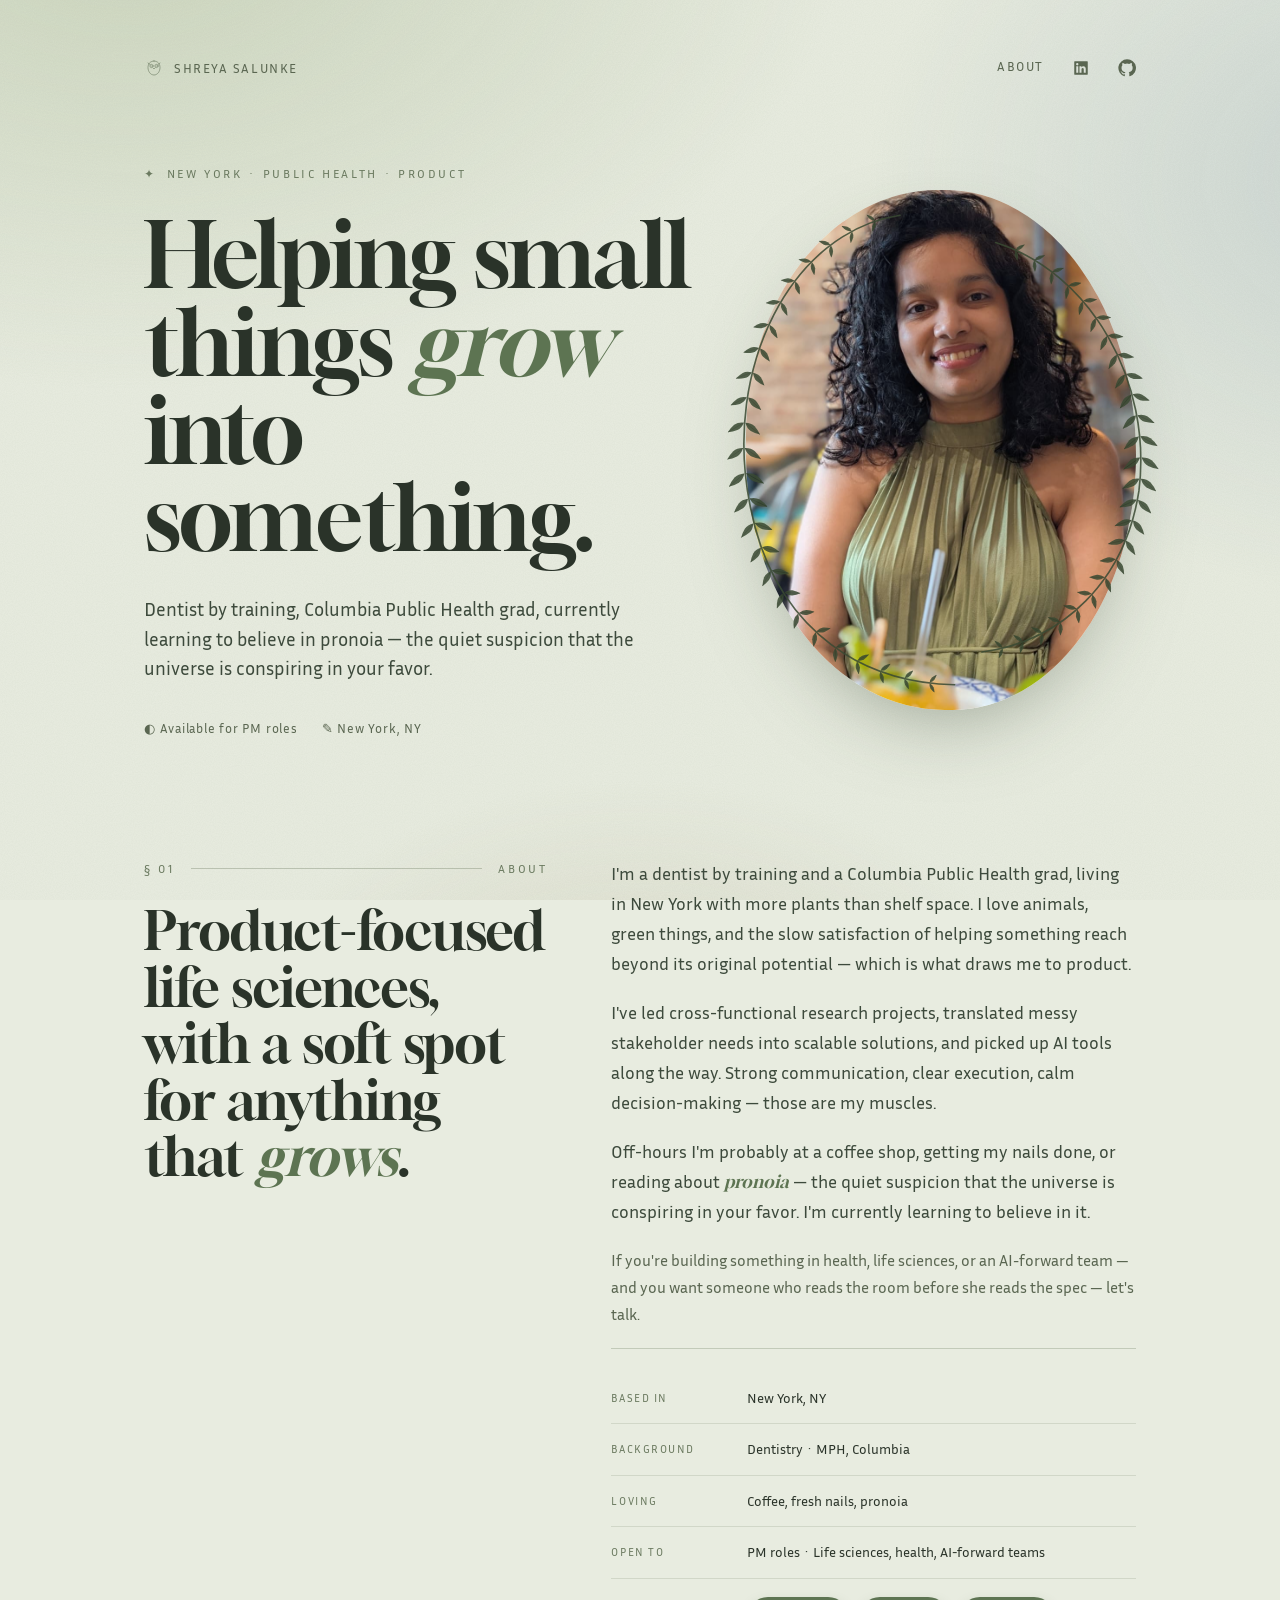
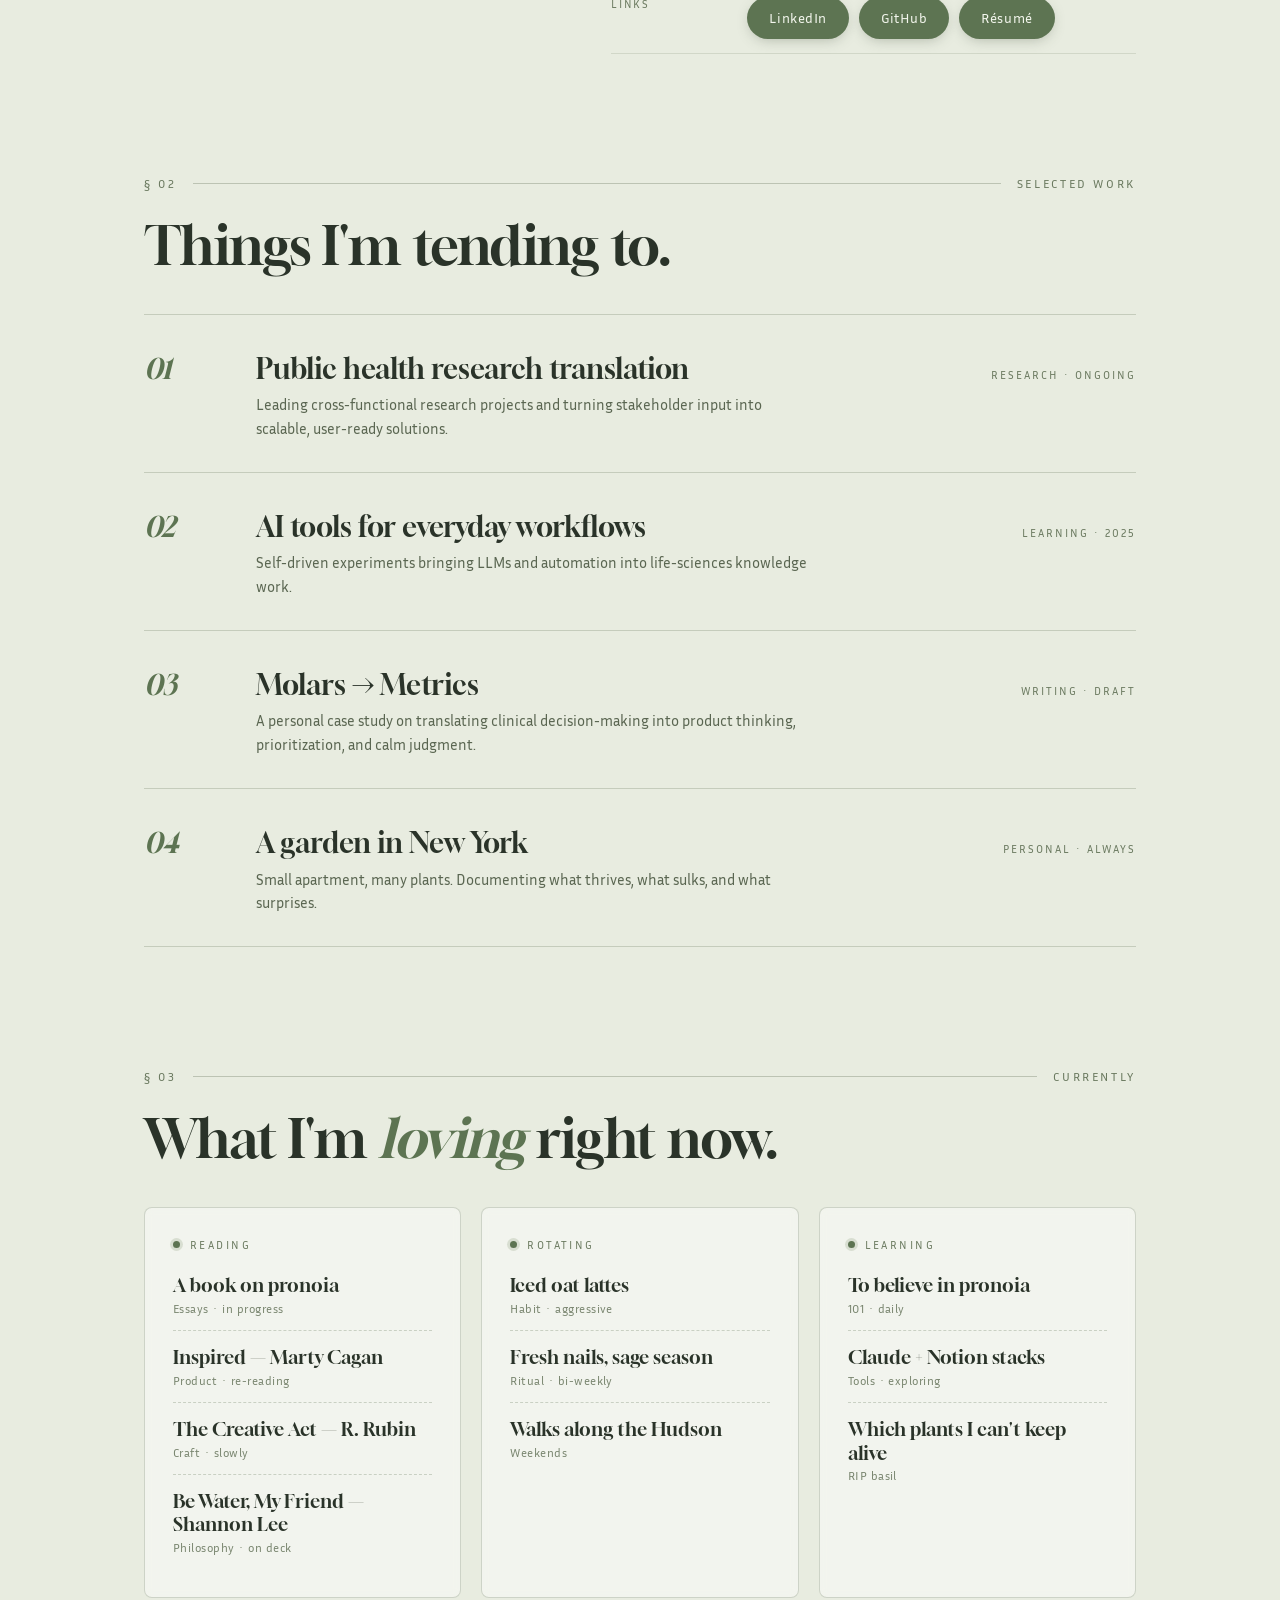
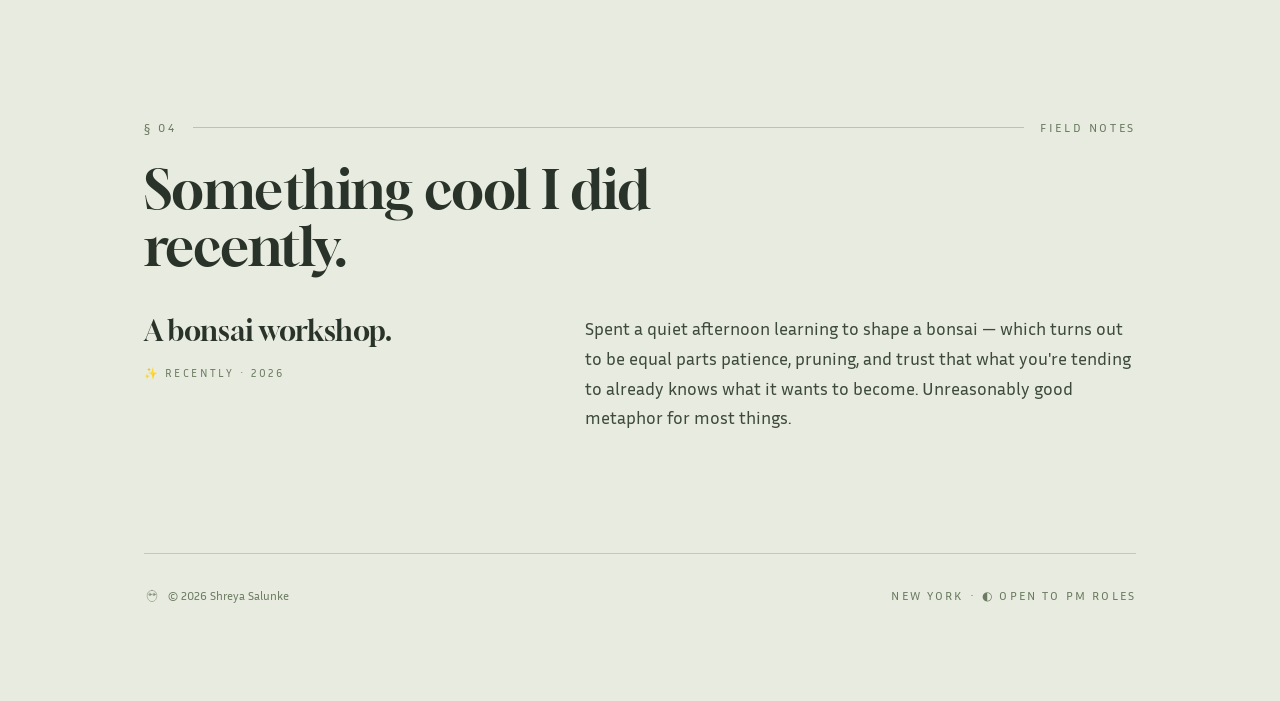
<file: index.html>
<!doctype html>
<html lang="en">
<head>
<meta charset="utf-8" />
<meta name="viewport" content="width=device-width, initial-scale=1" />
<title>Shreya Salunke — Product, public health, pronoia</title>
<meta name="description" content="Shreya Salunke — dentist turned Columbia Public Health grad, based in New York. Product-focused life sciences. Currently learning to believe in pronoia." />

<link rel="preconnect" href="https://fonts.googleapis.com">
<link rel="preconnect" href="https://fonts.gstatic.com" crossorigin>
<link href="https://fonts.googleapis.com/css2?family=Gloock&family=Inria+Sans:wght@300;400;700&family=JetBrains+Mono:wght@400;500&display=swap" rel="stylesheet">

<style>
  :root {
    --meadow-accent: #5d7452; /* moss */
    --meadow-bg: #e8ece0;
    --meadow-text: #2a3329;
    --meadow-muted: #5a6651;
    --meadow-soft: #6b7a60;
    --meadow-line: rgba(107,122,96,.28);
  }
  * { box-sizing: border-box; }
  html, body {
    margin: 0; padding: 0;
    background: var(--meadow-bg);
    color: var(--meadow-text);
    font-family: 'Inria Sans', Georgia, serif;
    font-size: 16px;
    line-height: 1.6;
    -webkit-font-smoothing: antialiased;
    overflow-x: hidden;
  }
  a { color: inherit; }
  h1, h2, h3, h4 { font-family: 'Gloock', serif; font-weight: 400; }
  em, i { font-family: 'Gloock', serif; font-style: italic; color: var(--meadow-accent); }

  /* Paper & grain */
  body::before {
    content: ''; position: fixed; inset: 0; pointer-events: none; z-index: 0;
    background:
      radial-gradient(1200px 800px at 10% -10%, rgba(180,195,160,.55), transparent 60%),
      radial-gradient(900px 700px at 110% 20%, rgba(160,180,190,.4), transparent 60%),
      radial-gradient(700px 500px at 50% 120%, rgba(200,195,170,.45), transparent 60%);
  }
  body::after {
    content: ''; position: fixed; inset: 0; pointer-events: none; z-index: 0;
    opacity: .35; mix-blend-mode: multiply;
    background-image: url("data:image/svg+xml;utf8,<svg xmlns='http://www.w3.org/2000/svg' width='240' height='240'><filter id='n'><feTurbulence type='fractalNoise' baseFrequency='0.9' numOctaves='2' stitchTiles='stitch'/><feColorMatrix values='0 0 0 0 0.25  0 0 0 0 0.28  0 0 0 0 0.22  0 0 0 0.18 0'/></filter><rect width='100%25' height='100%25' filter='url(%23n)'/></svg>");
  }
  .wrap {
    position: relative; z-index: 1;
    max-width: 1120px; margin: 0 auto;
    padding: 56px 64px 96px;
  }

  /* NAV */
  nav.top {
    display: flex; justify-content: space-between; align-items: center;
    margin-bottom: 80px; font-size: 13px; letter-spacing: .12em;
    text-transform: uppercase; color: var(--meadow-muted);
  }
  nav.top .brand { display: flex; align-items: center; gap: 10px; }
  nav.top .links { display: flex; gap: 28px; }
  nav.top a {
    color: var(--meadow-muted); text-decoration: none;
    border-bottom: 1px solid transparent; padding-bottom: 2px;
    transition: color .25s, border-color .25s;
  }
  nav.top a:hover { color: var(--meadow-accent); border-bottom-color: var(--meadow-accent); }
  nav.top a.icon-link { display: inline-flex; align-items: center; padding-bottom: 0; border-bottom: none; }
  nav.top a.icon-link:hover { border-bottom: none; }

  /* HERO */
  .hero { display: grid; grid-template-columns: 1.4fr 1fr; gap: 56px; align-items: center; margin-bottom: 120px; }
  .kicker {
    display: inline-flex; align-items: center; gap: 10px;
    font-size: 12px; letter-spacing: .22em; text-transform: uppercase;
    color: var(--meadow-soft); margin-bottom: 28px;
  }
  h1.headline {
    font-size: clamp(56px, 7vw, 104px); line-height: .98;
    letter-spacing: -0.02em; margin: 0 0 32px;
  }
  .dek { font-size: 19px; line-height: 1.55; max-width: 520px; color: #3d4a3c; margin: 0 0 36px; }
  .hero-meta { display: flex; gap: 24px; flex-wrap: wrap; font-size: 13px; color: var(--meadow-muted); letter-spacing: .06em; }

  .portrait-wrap { position: relative; }
  .portrait {
    position: relative; aspect-ratio: 3/4; overflow: hidden;
    border-radius: 50% 50% 48% 52% / 48% 52% 50% 50%;
    box-shadow: 0 30px 80px -30px rgba(60,75,55,.5), inset 0 0 0 1px rgba(255,255,255,.4);
  }
  .portrait img { width: 100%; height: 100%; object-fit: cover; object-position: center 22%; filter: saturate(.92) contrast(.98); }
  .wreath {
    position: absolute;
    top: 50%; left: 50%;
    width: 140%; height: 140%;
    transform: translate(-50%, -50%);
    pointer-events: none;
    z-index: 2;
    opacity: .85;
  }
  .sprig { position: absolute; pointer-events: none; }

  /* Pill buttons for links */
  .pill-btn {
    display: inline-flex; align-items: center; gap: 8px;
    padding: 10px 22px;
    background: var(--meadow-accent);
    color: #f3f6ed;
    text-decoration: none;
    border-radius: 100px;
    font-family: 'Inria Sans', sans-serif;
    font-size: 14px; font-weight: 400;
    letter-spacing: .04em;
    box-shadow: 0 4px 14px -4px rgba(60,75,55,.35);
    transition: transform .2s ease, background .2s ease, box-shadow .2s ease;
  }
  .pill-btn:hover {
    background: #4d6343;
    transform: translateY(-1px);
    box-shadow: 0 8px 20px -6px rgba(60,75,55,.45);
  }
  .pill-btn .arr { opacity: .85; }
  .pill-row { display: flex; gap: 10px; flex-wrap: wrap; margin-top: 4px; }

  /* Sections */
  .section-label {
    display: flex; align-items: center; gap: 16px;
    font-size: 12px; letter-spacing: .22em; text-transform: uppercase;
    color: var(--meadow-soft); margin-bottom: 24px;
  }
  .section-label .line { flex: 1; height: 1px; background: rgba(107,122,96,.35); }
  h2.section-title {
    font-size: clamp(36px, 4.2vw, 56px); line-height: 1.05;
    letter-spacing: -0.01em; margin: 0 0 40px; max-width: 720px;
  }

  /* About */
  .about { display: grid; grid-template-columns: 1fr 1.3fr; gap: 64px; margin-bottom: 120px; align-items: start; }
  .about-body p { font-size: 17.5px; line-height: 1.7; color: #3d4a3c; margin: 0 0 20px; }
  .about-body p.small { color: var(--meadow-muted); font-size: 16px; }
  .facts { border-top: 1px solid rgba(107,122,96,.3); padding-top: 24px; margin-top: 4px; }
  .fact {
    display: grid; grid-template-columns: 120px 1fr; gap: 16px;
    padding: 14px 0; border-bottom: 1px solid rgba(107,122,96,.18); font-size: 14px;
  }
  .fact .lbl { text-transform: uppercase; letter-spacing: .14em; font-size: 11px; color: var(--meadow-soft); padding-top: 2px; }

  /* Projects */
  .projects { margin-bottom: 120px; }
  .project {
    display: grid; grid-template-columns: 80px 1fr auto; gap: 32px;
    padding: 32px 0; border-top: 1px solid var(--meadow-line);
    align-items: baseline; transition: padding .3s ease;
  }
  .projects .project:last-of-type { border-bottom: 1px solid var(--meadow-line); }
  .project:hover { padding-left: 12px; }
  .project:hover h3 { font-style: italic; }
  .project .num { font-family: 'Gloock', serif; font-style: italic; font-size: 28px; color: var(--meadow-accent); }
  .project h3 { font-size: 28px; line-height: 1.2; margin: 0 0 8px; }
  .project p { font-size: 15px; color: var(--meadow-muted); line-height: 1.55; max-width: 560px; margin: 0; }
  .project .tag { font-size: 11px; letter-spacing: .18em; text-transform: uppercase; color: var(--meadow-soft); white-space: nowrap; }

  /* Currently (3 cards) */
  .currently { display: grid; grid-template-columns: repeat(3, 1fr); gap: 20px; margin-bottom: 120px; }
  .card {
    padding: 28px;
    background: rgba(255,255,255,.45);
    border: 1px solid var(--meadow-line);
    border-radius: 8px;
    backdrop-filter: blur(4px);
  }
  .card-head {
    font-size: 11px; letter-spacing: .22em; text-transform: uppercase;
    color: var(--meadow-soft); margin-bottom: 20px;
    display: flex; align-items: center; gap: 10px;
  }
  .dot { width: 7px; height: 7px; border-radius: 50%; background: var(--meadow-accent); box-shadow: 0 0 0 3px rgba(122,143,106,.22); }
  .card ul { margin: 0; padding: 0; list-style: none; display: grid; gap: 14px; }
  .card li { padding-bottom: 14px; border-bottom: 1px dashed rgba(107,122,96,.3); font-family: 'Gloock', serif; font-size: 19px; line-height: 1.25; }
  .card li:last-child { border-bottom: 0; }
  .card .meta { font-family: 'Inria Sans', sans-serif; font-size: 12px; color: #7a8670; margin-top: 4px; letter-spacing: .04em; }

  /* Gallery */
  .gallery { display: grid; grid-template-columns: repeat(12, 1fr); gap: 16px; margin-bottom: 120px; }
  .gallery .tile { position: relative; border-radius: 6px; overflow: hidden; background: rgba(122,143,106,.15); border: 1px solid rgba(107,122,96,.2); }
  .gallery .tile .ph {
    width: 100%; aspect-ratio: 4/3; display: flex; align-items: center; justify-content: center;
    font-family: 'JetBrains Mono', monospace; font-size: 11px; color: var(--meadow-soft);
    letter-spacing: .1em; text-transform: uppercase;
    background: repeating-linear-gradient(135deg, rgba(122,143,106,.08) 0 8px, rgba(122,143,106,.14) 8px 16px);
  }

  /* Reading */
  .reading { display: grid; grid-template-columns: 1fr 1fr; gap: 48px; margin-bottom: 120px; }
  .reading h4 { font-style: italic; font-size: 22px; margin: 0 0 20px; }
  .reading .item { padding: 14px 0; border-bottom: 1px solid rgba(107,122,96,.18); font-size: 15px; }
  .reading .item .t { color: var(--meadow-text); margin-bottom: 2px; }
  .reading .item .m { font-size: 12px; color: #7a8670; letter-spacing: .04em; }

  /* Writing */
  .writing { margin-bottom: 120px; }
  .writing .item {
    display: grid; grid-template-columns: 140px 1fr; gap: 32px;
    padding: 24px 0; border-bottom: 1px solid rgba(107,122,96,.22); align-items: baseline;
  }
  .writing .date { font-family: 'JetBrains Mono', monospace; font-size: 12px; color: var(--meadow-soft); letter-spacing: .08em; text-transform: uppercase; }
  .writing h3 { font-size: 22px; margin: 0 0 6px; }
  .writing p { font-size: 14px; color: var(--meadow-muted); line-height: 1.5; margin: 0; }

  /* Footer */
  footer {
    border-top: 1px solid rgba(107,122,96,.3); padding-top: 32px;
  }
  footer .copyright { display: flex; align-items: center; gap: 8px; font-size: 12px; color: var(--meadow-soft); }

  /* Subtle fade-ins */
  .fade { opacity: 0; transform: translateY(12px); transition: opacity .8s ease, transform .8s ease; }
  .fade.in { opacity: 1; transform: none; }

  /* Responsive */
  @media (max-width: 900px) {
    .wrap { padding: 32px 24px 64px; }
    nav.top { margin-bottom: 48px; flex-direction: column; gap: 16px; align-items: flex-start; }
    nav.top .links { flex-wrap: wrap; gap: 18px; }
    .hero { grid-template-columns: 1fr; gap: 40px; margin-bottom: 80px; }
    .portrait-wrap { max-width: 320px; margin: 0 auto; }
    .about { grid-template-columns: 1fr; gap: 32px; margin-bottom: 80px; }
    .currently { grid-template-columns: 1fr; margin-bottom: 80px; }
    .project { grid-template-columns: 50px 1fr; gap: 16px; padding: 24px 0; }
    .project .tag { grid-column: 1 / -1; padding-top: 4px; }
    .reading { grid-template-columns: 1fr; gap: 24px; margin-bottom: 80px; }
    .writing .item { grid-template-columns: 1fr; gap: 8px; }
    .gallery { grid-template-columns: repeat(6, 1fr); gap: 10px; margin-bottom: 80px; }
    h1.headline { font-size: clamp(44px, 10vw, 72px); }
  }
</style>
</head>
<body>

<div class="wrap">

  <!-- NAV -->
  <nav class="top">
    <div class="brand">
      <svg width="20" height="20" viewBox="0 0 40 40" fill="none" stroke="#6b7a60" stroke-width="1.2" stroke-linecap="round" stroke-linejoin="round" aria-hidden="true">
        <path d="M20 6c-7 0-12 5-12 13 0 8 5 15 12 15s12-7 12-15c0-8-5-13-12-13z"/>
        <circle cx="15" cy="16" r="3.2"/><circle cx="25" cy="16" r="3.2"/>
        <circle cx="15" cy="16" r=".8" fill="#6b7a60" stroke="none"/>
        <circle cx="25" cy="16" r=".8" fill="#6b7a60" stroke="none"/>
        <path d="M18 20l2 2 2-2"/>
        <path d="M8 10l4 3M32 10l-4 3"/>
      </svg>
      <span>Shreya Salunke</span>
    </div>
    <div class="links">
      <a href="#about">About</a>
      <a class="icon-link" href="https://linkedin.com/in/shreyasalunke/" target="_blank" rel="noopener" aria-label="LinkedIn">
        <svg width="18" height="18" viewBox="0 0 24 24" fill="currentColor" aria-hidden="true"><path d="M20.45 3H3.55A.55.55 0 0 0 3 3.55v16.9c0 .3.25.55.55.55h16.9c.3 0 .55-.25.55-.55V3.55a.55.55 0 0 0-.55-.55ZM8.34 18.34H5.67V9.75h2.67v8.59Zm-1.33-9.77a1.55 1.55 0 1 1 0-3.1 1.55 1.55 0 0 1 0 3.1Zm11.33 9.77h-2.67v-4.18c0-1-.02-2.28-1.39-2.28-1.39 0-1.6 1.08-1.6 2.2v4.26H9.99V9.75h2.56v1.17h.04a2.8 2.8 0 0 1 2.53-1.39c2.71 0 3.21 1.78 3.21 4.1v4.71Z"/></svg>
      </a>
      <a class="icon-link" href="https://github.com/shreyasalunke07" target="_blank" rel="noopener" aria-label="GitHub">
        <svg width="18" height="18" viewBox="0 0 24 24" fill="currentColor" aria-hidden="true"><path d="M12 .5a11.5 11.5 0 0 0-3.63 22.42c.58.1.79-.25.79-.56v-2c-3.2.7-3.88-1.37-3.88-1.37-.53-1.33-1.28-1.69-1.28-1.69-1.05-.72.08-.7.08-.7 1.16.08 1.77 1.2 1.77 1.2 1.03 1.76 2.7 1.25 3.36.96.1-.75.4-1.25.73-1.54-2.55-.29-5.24-1.28-5.24-5.69 0-1.26.45-2.29 1.19-3.1-.12-.29-.52-1.47.11-3.06 0 0 .98-.31 3.2 1.18a11.1 11.1 0 0 1 5.83 0c2.22-1.49 3.2-1.18 3.2-1.18.63 1.59.23 2.77.11 3.06.74.81 1.19 1.84 1.19 3.1 0 4.42-2.69 5.39-5.25 5.68.41.35.78 1.04.78 2.1v3.11c0 .31.21.67.8.56A11.5 11.5 0 0 0 12 .5Z"/></svg>
      </a>
    </div>
  </nav>

  <!-- HERO -->
  <section class="hero fade">
    <div style="position:relative;">
      <div class="kicker">
        <span>✦</span>
        <span>New York · Public Health · Product</span>
      </div>
      <h1 class="headline">
        Helping small<br>
        things <em>grow</em><br>
        into something.
      </h1>
      <p class="dek">
        Dentist by training, Columbia Public Health grad, currently learning to
        believe in pronoia — the quiet suspicion that the universe is
        conspiring in your favor.
      </p>
      <div class="hero-meta">
        <span>◐ Available for PM roles</span>
        <span>✎ New York, NY</span>
      </div>
    </div>
    <div class="portrait-wrap">
      <div class="portrait">
        <img src="shreya.jpeg" alt="Shreya Salunke" />
      </div>
      <svg class="wreath" viewBox="0 0 400 400" fill="none" aria-hidden="true">
        <defs>
          <symbol id="wreath-leaf" viewBox="-8 -3 16 6">
            <path d="M -8 0 Q -4 -3 0 -2.6 Q 4 -2 8 0 Q 4 2 0 2.6 Q -4 3 -8 0 Z" fill="#3a4a33"/>
            <path d="M -8 0 L 8 0" stroke="#1e2a1a" stroke-width=".5" fill="none" opacity=".6"/>
          </symbol>
        </defs>
        <g stroke="#3a4a33" stroke-width="1.2" stroke-linecap="round" fill="none">
          <path id="wreath-left"  d="M 170 28 C 90 40, 40 140, 60 240 C 75 320, 130 370, 210 372"/>
          <path id="wreath-right" d="M 240 48 C 310 70, 355 150, 345 230 C 335 295, 290 340, 230 348"/>
        </g>
        <g id="wreath-left-leaves"></g>
        <g id="wreath-right-leaves"></g>
      </svg>
    </div>
  </section>

  <!-- ABOUT -->
  <section id="about" class="about fade">
    <div>
      <div class="section-label"><span>§ 01</span><span class="line"></span><span>About</span></div>
      <h2 class="section-title">
        Product-focused life sciences, with a soft spot for anything that <em>grows</em>.
      </h2>
    </div>
    <div class="about-body">
      <p>
        I'm a dentist by training and a Columbia Public Health grad, living in
        New York with more plants than shelf space. I love animals, green
        things, and the slow satisfaction of helping something reach beyond
        its original potential — which is what draws me to product.
      </p>
      <p>
        I've led cross-functional research projects, translated messy stakeholder
        needs into scalable solutions, and picked up AI tools along the way.
        Strong communication, clear execution, calm decision-making — those are
        my muscles.
      </p>
      <p>
        Off-hours I'm probably at a coffee shop, getting my nails done, or reading
        about <em>pronoia</em> — the quiet suspicion that the universe is
        conspiring in your favor. I'm currently learning to believe in it.
      </p>
      <p class="small">
        If you're building something in health, life sciences, or an AI-forward
        team — and you want someone who reads the room before she reads the
        spec — let's talk.
      </p>
      <div class="facts">
        <div class="fact"><span class="lbl">Based in</span><span>New York, NY</span></div>
        <div class="fact"><span class="lbl">Background</span><span>Dentistry · MPH, Columbia</span></div>
        <div class="fact"><span class="lbl">Loving</span><span>Coffee, fresh nails, pronoia</span></div>
        <div class="fact"><span class="lbl">Open to</span><span>PM roles · Life sciences, health, AI-forward teams</span></div>
        <div class="fact"><span class="lbl">Links</span>
          <span class="pill-row">
            <a class="pill-btn" href="https://linkedin.com/in/shreyasalunke/" target="_blank" rel="noopener">LinkedIn</a>
            <a class="pill-btn" href="https://github.com/shreyasalunke07" target="_blank" rel="noopener">GitHub</a>
            <a class="pill-btn" href="Shreya_Salunke_Resume.pdf" target="_blank" rel="noopener">Résumé</a>
          </span>
        </div>
      </div>
    </div>
  </section>

  <!-- PROJECTS -->
  <section id="work" class="projects fade">
    <div class="section-label"><span>§ 02</span><span class="line"></span><span>Selected Work</span></div>
    <h2 class="section-title">Things I'm tending to.</h2>

    <div class="project">
      <div class="num">01</div>
      <div>
        <h3>Public health research translation</h3>
        <p>Leading cross-functional research projects and turning stakeholder input into scalable, user-ready solutions.</p>
      </div>
      <div class="tag">Research · Ongoing</div>
    </div>
    <div class="project">
      <div class="num">02</div>
      <div>
        <h3>AI tools for everyday workflows</h3>
        <p>Self-driven experiments bringing LLMs and automation into life-sciences knowledge work.</p>
      </div>
      <div class="tag">Learning · 2025</div>
    </div>
    <div class="project">
      <div class="num">03</div>
      <div>
        <h3>Molars → Metrics</h3>
        <p>A personal case study on translating clinical decision-making into product thinking, prioritization, and calm judgment.</p>
      </div>
      <div class="tag">Writing · Draft</div>
    </div>
    <div class="project">
      <div class="num">04</div>
      <div>
        <h3>A garden in New York</h3>
        <p>Small apartment, many plants. Documenting what thrives, what sulks, and what surprises.</p>
      </div>
      <div class="tag">Personal · Always</div>
    </div>
  </section>

  <!-- CURRENTLY -->
  <section id="currently" class="fade">
    <div class="section-label"><span>§ 03</span><span class="line"></span><span>Currently</span></div>
    <h2 class="section-title">What I'm <em>loving</em> right now.</h2>
    <div class="currently">
      <div class="card">
        <div class="card-head"><span class="dot"></span> Reading</div>
        <ul>
          <li>A book on pronoia<div class="meta">Essays · in progress</div></li>
          <li>Inspired — Marty Cagan<div class="meta">Product · re-reading</div></li>
          <li>The Creative Act — R. Rubin<div class="meta">Craft · slowly</div></li>
          <li>Be Water, My Friend — Shannon Lee<div class="meta">Philosophy · on deck</div></li>
        </ul>
      </div>
      <div class="card">
        <div class="card-head"><span class="dot"></span> Rotating</div>
        <ul>
          <li>Iced oat lattes<div class="meta">Habit · aggressive</div></li>
          <li>Fresh nails, sage season<div class="meta">Ritual · bi-weekly</div></li>
          <li>Walks along the Hudson<div class="meta">Weekends</div></li>
        </ul>
      </div>
      <div class="card">
        <div class="card-head"><span class="dot"></span> Learning</div>
        <ul>
          <li>To believe in pronoia<div class="meta">101 · daily</div></li>
          <li>Claude + Notion stacks<div class="meta">Tools · exploring</div></li>
          <li>Which plants I can't keep alive<div class="meta">RIP basil</div></li>
        </ul>
      </div>
    </div>
  </section>

  <!-- GALLERY (removed) -->
  <div style="display:none">
    <div class="gallery">
      <div class="tile" style="grid-column: span 5;"><div class="ph" style="aspect-ratio:4/5;">▢ monstera, morning</div></div>
      <div class="tile" style="grid-column: span 7;"><div class="ph" style="aspect-ratio:7/5;">▢ coffee &amp; notebook</div></div>
      <div class="tile" style="grid-column: span 4;"><div class="ph" style="aspect-ratio:1/1;">▢ fresh nails</div></div>
      <div class="tile" style="grid-column: span 4;"><div class="ph" style="aspect-ratio:1/1;">▢ jersey sky</div></div>
      <div class="tile" style="grid-column: span 4;"><div class="ph" style="aspect-ratio:1/1;">▢ sprout no. 7</div></div>
    </div>
  </div>

  <!-- RECENTLY -->
  <section class="fade">
    <div class="section-label"><span>§ 04</span><span class="line"></span><span>Field Notes</span></div>
    <h2 class="section-title">Something cool I did recently.</h2>
    <div style="display:grid; grid-template-columns:1fr 1.4fr; gap:48px; margin-bottom:120px; align-items:start;">
      <div>
        <div style="font-family:'Gloock',serif; font-size:28px; line-height:1.2; color:var(--meadow-text); margin-bottom:16px;">A bonsai workshop.</div>
        <div style="font-size:11px; letter-spacing:.22em; text-transform:uppercase; color:var(--meadow-soft);">✨ Recently · 2026</div>
      </div>
      <p style="font-size:17.5px; line-height:1.7; color:#3d4a3c; margin:0; max-width:560px;">
        Spent a quiet afternoon learning to shape a bonsai — which turns out to be
        equal parts patience, pruning, and trust that what you're tending to
        already knows what it wants to become. Unreasonably good metaphor for
        most things.
      </p>
    </div>
  </section>

  <!-- FOOTER -->
  <footer id="contact" class="fade" style="display:flex; justify-content:space-between; align-items:center; gap:24px; flex-wrap:wrap;">
    <div class="copyright" style="margin:0;">
      <svg width="16" height="16" viewBox="0 0 40 40" fill="none" stroke="#6b7a60" stroke-width="1.2" stroke-linecap="round" aria-hidden="true">
        <path d="M20 6c-7 0-12 5-12 13 0 8 5 15 12 15s12-7 12-15c0-8-5-13-12-13z"/>
        <circle cx="15" cy="16" r="3.2"/><circle cx="25" cy="16" r="3.2"/>
        <circle cx="15" cy="16" r=".8" fill="#6b7a60"/>
        <circle cx="25" cy="16" r=".8" fill="#6b7a60"/>
      </svg>
      © 2026 Shreya Salunke
    </div>
    <div style="font-size:12px; letter-spacing:.18em; text-transform:uppercase; color:var(--meadow-soft);">New York · ◐ Open to PM roles</div>
  </footer>

</div>

<script>
  // Populate wreath leaves procedurally along each branch path
  (function buildWreath() {
    const svgNS = 'http://www.w3.org/2000/svg';
    function populate(pathId, groupId) {
      const path = document.getElementById(pathId);
      const group = document.getElementById(groupId);
      if (!path || !group) return;
      const len = path.getTotalLength();
      const N = 26;
      for (let i = 1; i < N; i++) {
        const t = i / N;
        const p = path.getPointAtLength(t * len);
        const p2 = path.getPointAtLength(Math.min(t * len + 1, len));
        const tangent = Math.atan2(p2.y - p.y, p2.x - p.x) * 180 / Math.PI;
        const edgeDist = Math.min(t, 1 - t);
        const size = 7 + edgeDist * 16;
        // pair of leaves, one each side of branch
        [55, -55].forEach((off) => {
          const g = document.createElementNS(svgNS, 'g');
          g.setAttribute('transform', `translate(${p.x} ${p.y}) rotate(${tangent + off}) translate(${size*0.55} 0)`);
          const use = document.createElementNS(svgNS, 'use');
          use.setAttribute('href', '#wreath-leaf');
          use.setAttribute('x', -size/2);
          use.setAttribute('y', -size * 0.22);
          use.setAttribute('width', size);
          use.setAttribute('height', size * 0.44);
          g.appendChild(use);
          group.appendChild(g);
        });
      }
    }
    populate('wreath-left', 'wreath-left-leaves');
    populate('wreath-right', 'wreath-right-leaves');
  })();

  // Gentle fade-ins on scroll
  const io = new IntersectionObserver((entries) => {
    entries.forEach(e => { if (e.isIntersecting) { e.target.classList.add('in'); io.unobserve(e.target); } });
  }, { threshold: 0.08, rootMargin: '0px 0px -40px 0px' });
  document.querySelectorAll('.fade').forEach(el => io.observe(el));
  // Show hero immediately
  document.querySelector('.hero')?.classList.add('in');
</script>

</body>
</html>
</file>
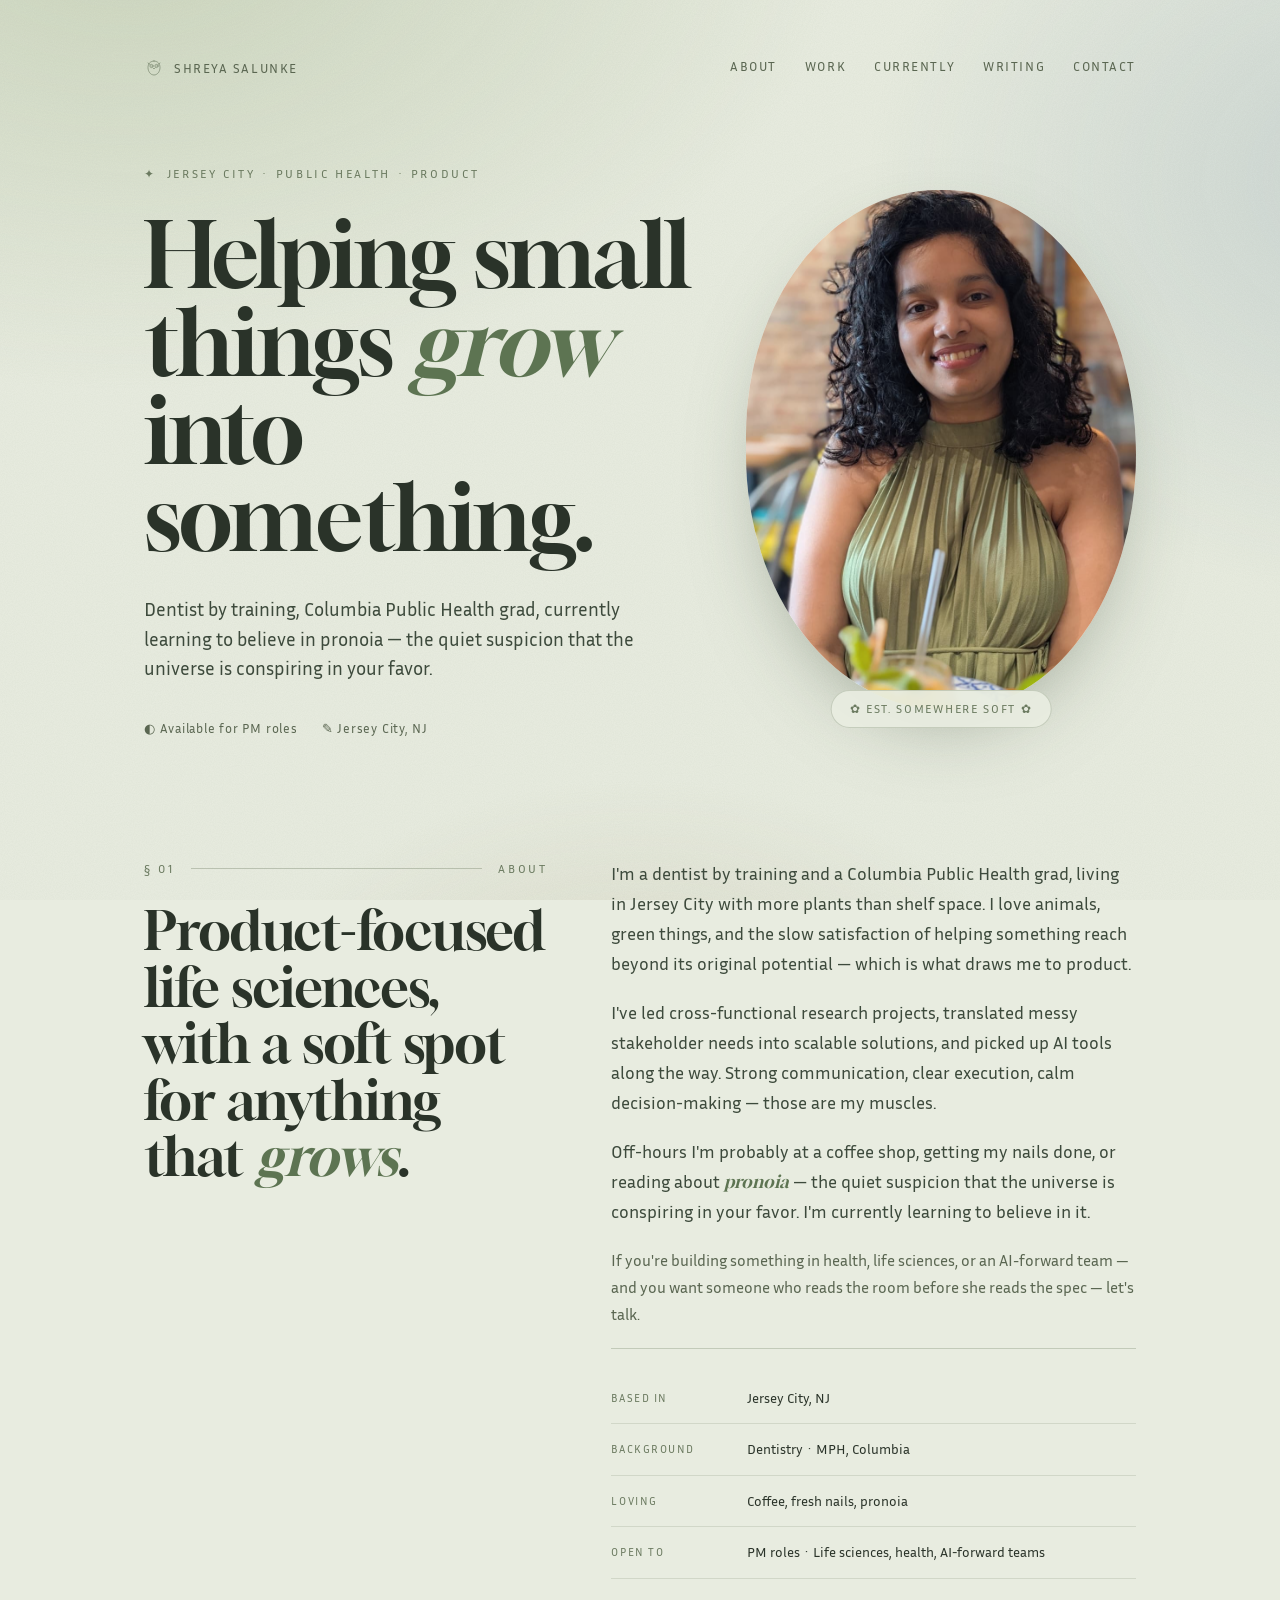
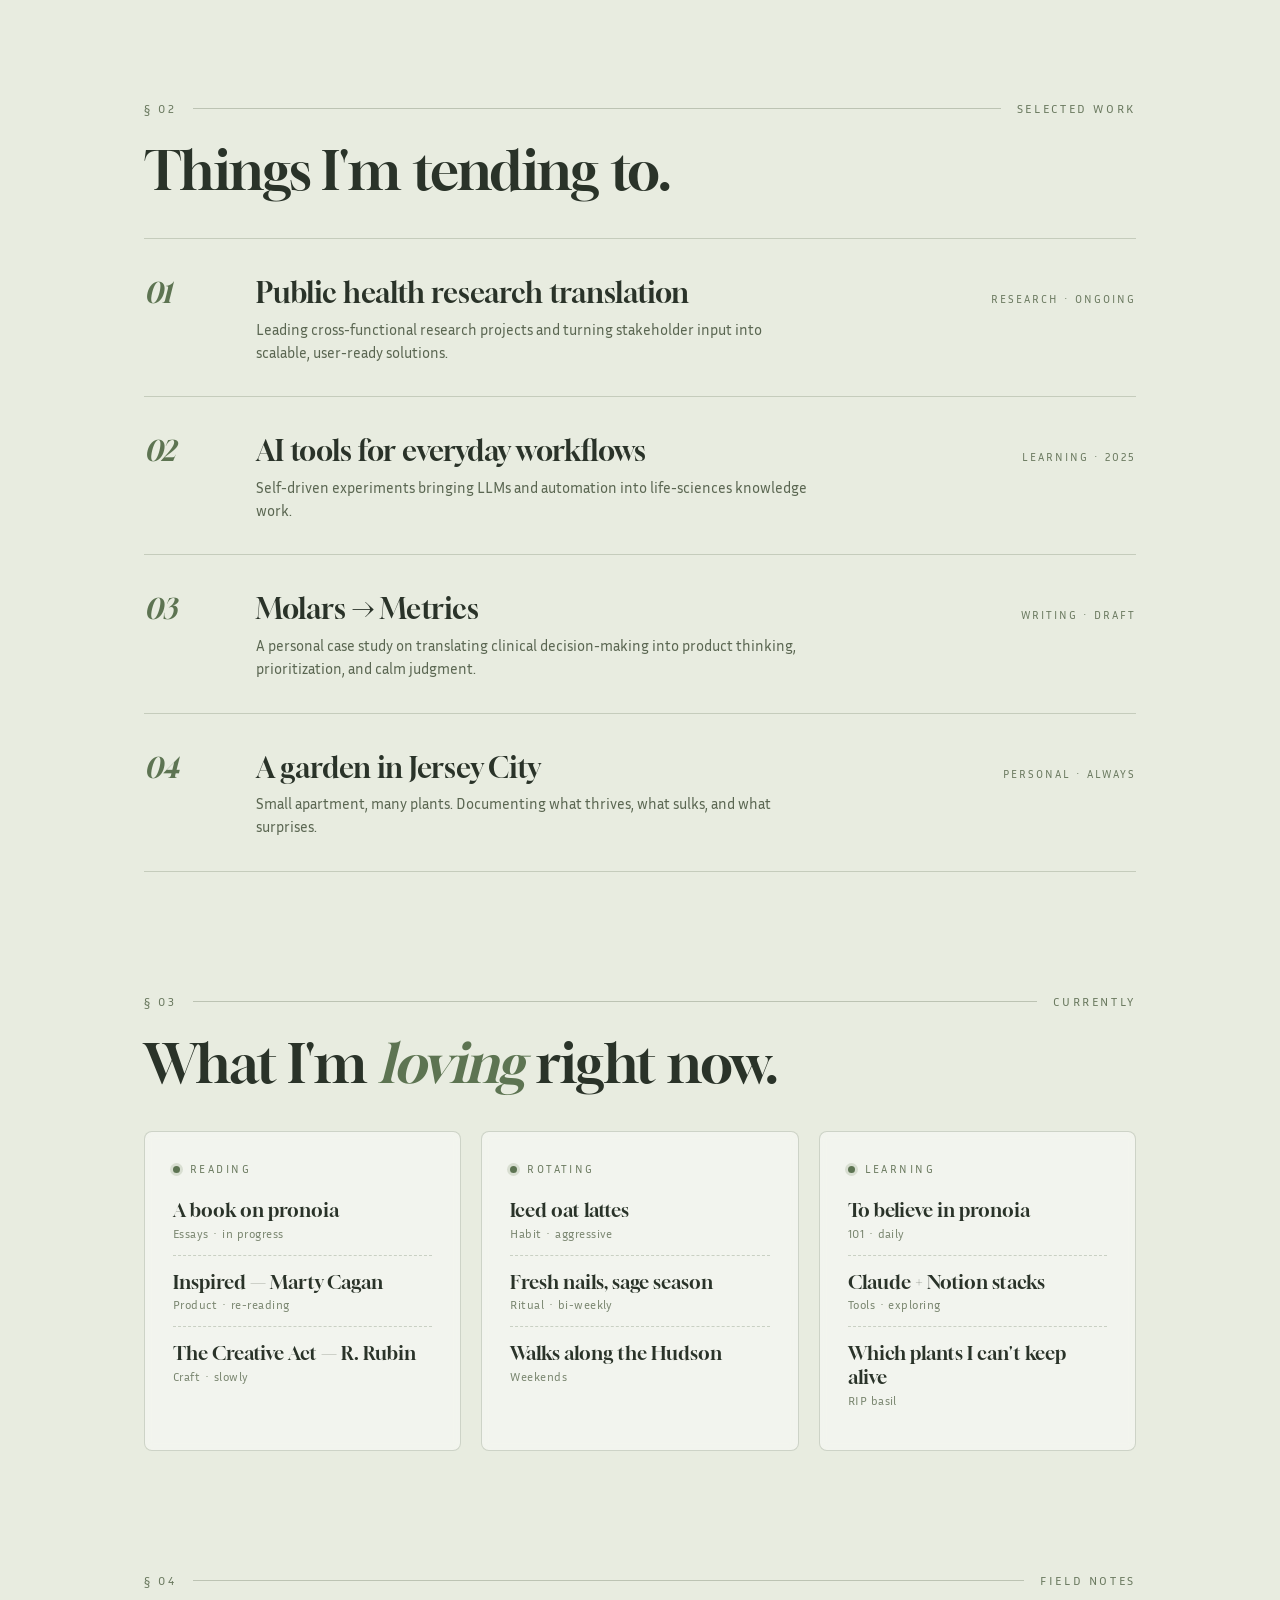
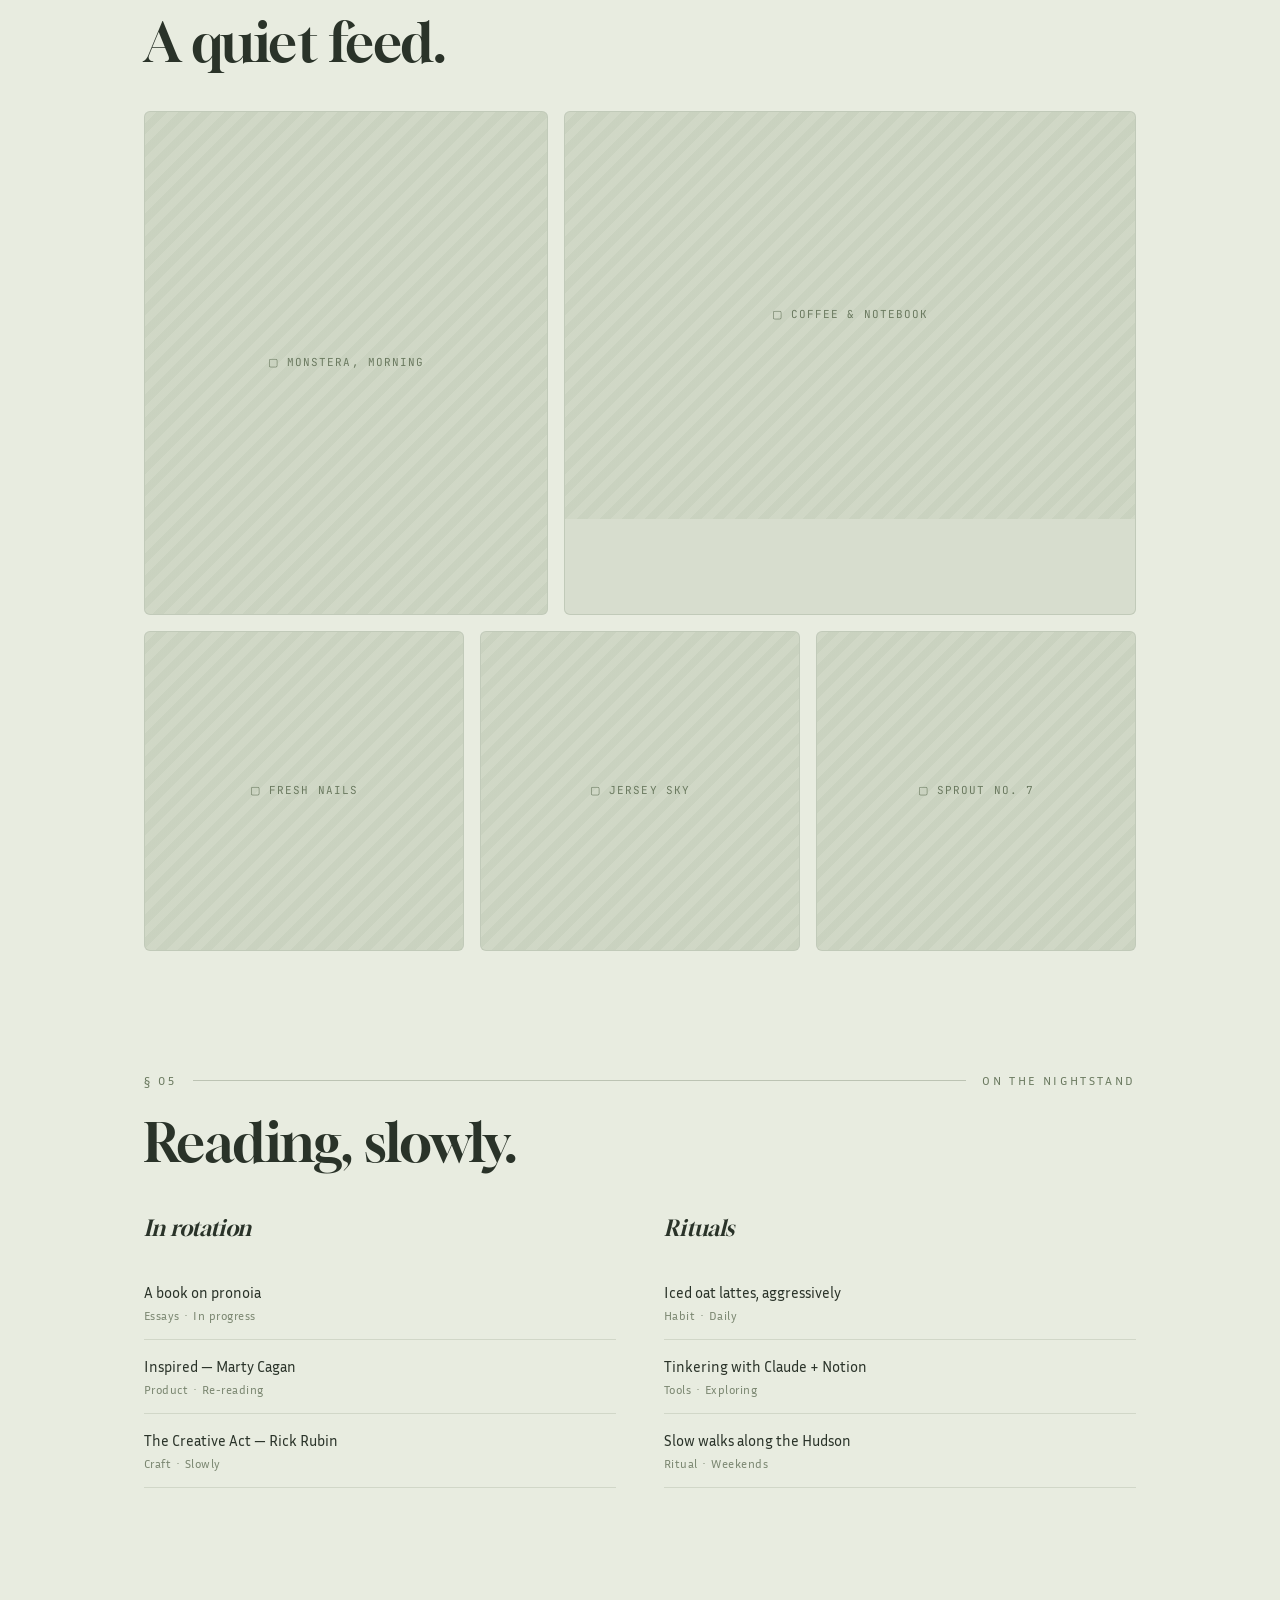
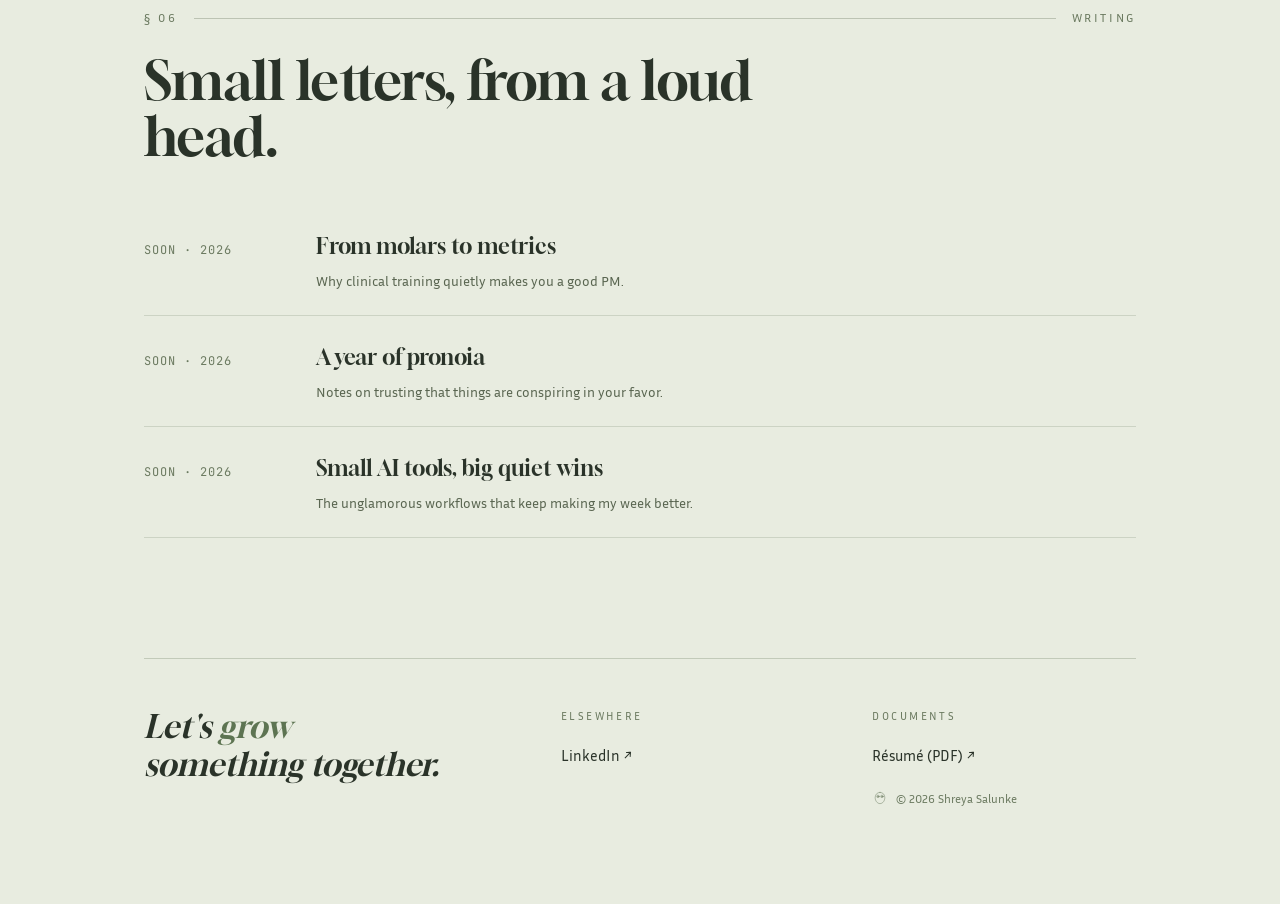
<file: Shreya website index.html>
<!doctype html>
<html lang="en">
<head>
<meta charset="utf-8" />
<meta name="viewport" content="width=device-width, initial-scale=1" />
<title>Shreya Salunke — Product, public health, pronoia</title>
<meta name="description" content="Shreya Salunke — dentist turned Columbia Public Health grad, based in Jersey City. Product-focused life sciences. Currently learning to believe in pronoia." />

<link rel="preconnect" href="https://fonts.googleapis.com">
<link rel="preconnect" href="https://fonts.gstatic.com" crossorigin>
<link href="https://fonts.googleapis.com/css2?family=Gloock&family=Inria+Sans:wght@300;400;700&family=JetBrains+Mono:wght@400;500&display=swap" rel="stylesheet">

<style>
  :root {
    --meadow-accent: #5d7452; /* moss */
    --meadow-bg: #e8ece0;
    --meadow-text: #2a3329;
    --meadow-muted: #5a6651;
    --meadow-soft: #6b7a60;
    --meadow-line: rgba(107,122,96,.28);
  }
  * { box-sizing: border-box; }
  html, body {
    margin: 0; padding: 0;
    background: var(--meadow-bg);
    color: var(--meadow-text);
    font-family: 'Inria Sans', Georgia, serif;
    font-size: 16px;
    line-height: 1.6;
    -webkit-font-smoothing: antialiased;
    overflow-x: hidden;
  }
  a { color: inherit; }
  h1, h2, h3, h4 { font-family: 'Gloock', serif; font-weight: 400; }
  em, i { font-family: 'Gloock', serif; font-style: italic; color: var(--meadow-accent); }

  /* Paper & grain */
  body::before {
    content: ''; position: fixed; inset: 0; pointer-events: none; z-index: 0;
    background:
      radial-gradient(1200px 800px at 10% -10%, rgba(180,195,160,.55), transparent 60%),
      radial-gradient(900px 700px at 110% 20%, rgba(160,180,190,.4), transparent 60%),
      radial-gradient(700px 500px at 50% 120%, rgba(200,195,170,.45), transparent 60%);
  }
  body::after {
    content: ''; position: fixed; inset: 0; pointer-events: none; z-index: 0;
    opacity: .35; mix-blend-mode: multiply;
    background-image: url("data:image/svg+xml;utf8,<svg xmlns='http://www.w3.org/2000/svg' width='240' height='240'><filter id='n'><feTurbulence type='fractalNoise' baseFrequency='0.9' numOctaves='2' stitchTiles='stitch'/><feColorMatrix values='0 0 0 0 0.25  0 0 0 0 0.28  0 0 0 0 0.22  0 0 0 0.18 0'/></filter><rect width='100%25' height='100%25' filter='url(%23n)'/></svg>");
  }
  .wrap {
    position: relative; z-index: 1;
    max-width: 1120px; margin: 0 auto;
    padding: 56px 64px 96px;
  }

  /* NAV */
  nav.top {
    display: flex; justify-content: space-between; align-items: center;
    margin-bottom: 80px; font-size: 13px; letter-spacing: .12em;
    text-transform: uppercase; color: var(--meadow-muted);
  }
  nav.top .brand { display: flex; align-items: center; gap: 10px; }
  nav.top .links { display: flex; gap: 28px; }
  nav.top a {
    color: var(--meadow-muted); text-decoration: none;
    border-bottom: 1px solid transparent; padding-bottom: 2px;
    transition: color .25s, border-color .25s;
  }
  nav.top a:hover { color: var(--meadow-accent); border-bottom-color: var(--meadow-accent); }

  /* HERO */
  .hero { display: grid; grid-template-columns: 1.4fr 1fr; gap: 56px; align-items: center; margin-bottom: 120px; }
  .kicker {
    display: inline-flex; align-items: center; gap: 10px;
    font-size: 12px; letter-spacing: .22em; text-transform: uppercase;
    color: var(--meadow-soft); margin-bottom: 28px;
  }
  h1.headline {
    font-size: clamp(56px, 7vw, 104px); line-height: .98;
    letter-spacing: -0.02em; margin: 0 0 32px;
  }
  .dek { font-size: 19px; line-height: 1.55; max-width: 520px; color: #3d4a3c; margin: 0 0 36px; }
  .hero-meta { display: flex; gap: 24px; flex-wrap: wrap; font-size: 13px; color: var(--meadow-muted); letter-spacing: .06em; }

  .portrait-wrap { position: relative; }
  .portrait {
    position: relative; aspect-ratio: 3/4; overflow: hidden;
    border-radius: 50% 50% 48% 52% / 48% 52% 50% 50%;
    box-shadow: 0 30px 80px -30px rgba(60,75,55,.5), inset 0 0 0 1px rgba(255,255,255,.4);
  }
  .portrait img { width: 100%; height: 100%; object-fit: cover; object-position: center 22%; filter: saturate(.92) contrast(.98); }
  .portrait-tag {
    position: absolute; bottom: -18px; left: 50%; transform: translateX(-50%);
    background: rgba(232,236,224,.95); padding: 8px 18px; border-radius: 100px;
    border: 1px solid var(--meadow-line); font-size: 12px; letter-spacing: .14em;
    text-transform: uppercase; color: var(--meadow-soft); white-space: nowrap;
  }
  .sprig { position: absolute; pointer-events: none; }

  /* Sections */
  .section-label {
    display: flex; align-items: center; gap: 16px;
    font-size: 12px; letter-spacing: .22em; text-transform: uppercase;
    color: var(--meadow-soft); margin-bottom: 24px;
  }
  .section-label .line { flex: 1; height: 1px; background: rgba(107,122,96,.35); }
  h2.section-title {
    font-size: clamp(36px, 4.2vw, 56px); line-height: 1.05;
    letter-spacing: -0.01em; margin: 0 0 40px; max-width: 720px;
  }

  /* About */
  .about { display: grid; grid-template-columns: 1fr 1.3fr; gap: 64px; margin-bottom: 120px; align-items: start; }
  .about-body p { font-size: 17.5px; line-height: 1.7; color: #3d4a3c; margin: 0 0 20px; }
  .about-body p.small { color: var(--meadow-muted); font-size: 16px; }
  .facts { border-top: 1px solid rgba(107,122,96,.3); padding-top: 24px; margin-top: 4px; }
  .fact {
    display: grid; grid-template-columns: 120px 1fr; gap: 16px;
    padding: 14px 0; border-bottom: 1px solid rgba(107,122,96,.18); font-size: 14px;
  }
  .fact .lbl { text-transform: uppercase; letter-spacing: .14em; font-size: 11px; color: var(--meadow-soft); padding-top: 2px; }

  /* Projects */
  .projects { margin-bottom: 120px; }
  .project {
    display: grid; grid-template-columns: 80px 1fr auto; gap: 32px;
    padding: 32px 0; border-top: 1px solid var(--meadow-line);
    align-items: baseline; transition: padding .3s ease;
  }
  .projects .project:last-of-type { border-bottom: 1px solid var(--meadow-line); }
  .project:hover { padding-left: 12px; }
  .project:hover h3 { font-style: italic; }
  .project .num { font-family: 'Gloock', serif; font-style: italic; font-size: 28px; color: var(--meadow-accent); }
  .project h3 { font-size: 28px; line-height: 1.2; margin: 0 0 8px; }
  .project p { font-size: 15px; color: var(--meadow-muted); line-height: 1.55; max-width: 560px; margin: 0; }
  .project .tag { font-size: 11px; letter-spacing: .18em; text-transform: uppercase; color: var(--meadow-soft); white-space: nowrap; }

  /* Currently (3 cards) */
  .currently { display: grid; grid-template-columns: repeat(3, 1fr); gap: 20px; margin-bottom: 120px; }
  .card {
    padding: 28px;
    background: rgba(255,255,255,.45);
    border: 1px solid var(--meadow-line);
    border-radius: 8px;
    backdrop-filter: blur(4px);
  }
  .card-head {
    font-size: 11px; letter-spacing: .22em; text-transform: uppercase;
    color: var(--meadow-soft); margin-bottom: 20px;
    display: flex; align-items: center; gap: 10px;
  }
  .dot { width: 7px; height: 7px; border-radius: 50%; background: var(--meadow-accent); box-shadow: 0 0 0 3px rgba(122,143,106,.22); }
  .card ul { margin: 0; padding: 0; list-style: none; display: grid; gap: 14px; }
  .card li { padding-bottom: 14px; border-bottom: 1px dashed rgba(107,122,96,.3); font-family: 'Gloock', serif; font-size: 19px; line-height: 1.25; }
  .card li:last-child { border-bottom: 0; }
  .card .meta { font-family: 'Inria Sans', sans-serif; font-size: 12px; color: #7a8670; margin-top: 4px; letter-spacing: .04em; }

  /* Gallery */
  .gallery { display: grid; grid-template-columns: repeat(12, 1fr); gap: 16px; margin-bottom: 120px; }
  .gallery .tile { position: relative; border-radius: 6px; overflow: hidden; background: rgba(122,143,106,.15); border: 1px solid rgba(107,122,96,.2); }
  .gallery .tile .ph {
    width: 100%; aspect-ratio: 4/3; display: flex; align-items: center; justify-content: center;
    font-family: 'JetBrains Mono', monospace; font-size: 11px; color: var(--meadow-soft);
    letter-spacing: .1em; text-transform: uppercase;
    background: repeating-linear-gradient(135deg, rgba(122,143,106,.08) 0 8px, rgba(122,143,106,.14) 8px 16px);
  }

  /* Reading */
  .reading { display: grid; grid-template-columns: 1fr 1fr; gap: 48px; margin-bottom: 120px; }
  .reading h4 { font-style: italic; font-size: 22px; margin: 0 0 20px; }
  .reading .item { padding: 14px 0; border-bottom: 1px solid rgba(107,122,96,.18); font-size: 15px; }
  .reading .item .t { color: var(--meadow-text); margin-bottom: 2px; }
  .reading .item .m { font-size: 12px; color: #7a8670; letter-spacing: .04em; }

  /* Writing */
  .writing { margin-bottom: 120px; }
  .writing .item {
    display: grid; grid-template-columns: 140px 1fr; gap: 32px;
    padding: 24px 0; border-bottom: 1px solid rgba(107,122,96,.22); align-items: baseline;
  }
  .writing .date { font-family: 'JetBrains Mono', monospace; font-size: 12px; color: var(--meadow-soft); letter-spacing: .08em; text-transform: uppercase; }
  .writing h3 { font-size: 22px; margin: 0 0 6px; }
  .writing p { font-size: 14px; color: var(--meadow-muted); line-height: 1.5; margin: 0; }

  /* Footer */
  footer {
    border-top: 1px solid rgba(107,122,96,.3); padding-top: 48px;
    display: grid; grid-template-columns: 1.4fr 1fr 1fr; gap: 48px;
  }
  footer .lead { font-family: 'Gloock', serif; font-style: italic; font-size: 32px; line-height: 1.2; margin: 0; }
  footer .lead .accent { color: var(--meadow-accent); }
  footer .head { font-size: 11px; letter-spacing: .22em; text-transform: uppercase; color: var(--meadow-soft); margin-bottom: 14px; }
  footer a.link { display: block; font-size: 15px; color: var(--meadow-text); text-decoration: none; padding: 4px 0; width: fit-content; transition: color .2s; }
  footer a.link:hover { color: var(--meadow-accent); }
  footer .copyright { margin-top: 18px; display: flex; align-items: center; gap: 8px; font-size: 12px; color: var(--meadow-soft); }

  /* Subtle fade-ins */
  .fade { opacity: 0; transform: translateY(12px); transition: opacity .8s ease, transform .8s ease; }
  .fade.in { opacity: 1; transform: none; }

  /* Responsive */
  @media (max-width: 900px) {
    .wrap { padding: 32px 24px 64px; }
    nav.top { margin-bottom: 48px; flex-direction: column; gap: 16px; align-items: flex-start; }
    nav.top .links { flex-wrap: wrap; gap: 18px; }
    .hero { grid-template-columns: 1fr; gap: 40px; margin-bottom: 80px; }
    .portrait-wrap { max-width: 320px; margin: 0 auto; }
    .about { grid-template-columns: 1fr; gap: 32px; margin-bottom: 80px; }
    .currently { grid-template-columns: 1fr; margin-bottom: 80px; }
    .project { grid-template-columns: 50px 1fr; gap: 16px; padding: 24px 0; }
    .project .tag { grid-column: 1 / -1; padding-top: 4px; }
    .reading { grid-template-columns: 1fr; gap: 24px; margin-bottom: 80px; }
    .writing .item { grid-template-columns: 1fr; gap: 8px; }
    footer { grid-template-columns: 1fr; gap: 32px; }
    .gallery { grid-template-columns: repeat(6, 1fr); gap: 10px; margin-bottom: 80px; }
    h1.headline { font-size: clamp(44px, 10vw, 72px); }
  }
</style>
</head>
<body>

<div class="wrap">

  <!-- NAV -->
  <nav class="top">
    <div class="brand">
      <svg width="20" height="20" viewBox="0 0 40 40" fill="none" stroke="#6b7a60" stroke-width="1.2" stroke-linecap="round" stroke-linejoin="round" aria-hidden="true">
        <path d="M20 6c-7 0-12 5-12 13 0 8 5 15 12 15s12-7 12-15c0-8-5-13-12-13z"/>
        <circle cx="15" cy="16" r="3.2"/><circle cx="25" cy="16" r="3.2"/>
        <circle cx="15" cy="16" r=".8" fill="#6b7a60" stroke="none"/>
        <circle cx="25" cy="16" r=".8" fill="#6b7a60" stroke="none"/>
        <path d="M18 20l2 2 2-2"/>
        <path d="M8 10l4 3M32 10l-4 3"/>
      </svg>
      <span>Shreya Salunke</span>
    </div>
    <div class="links">
      <a href="#about">About</a>
      <a href="#work">Work</a>
      <a href="#currently">Currently</a>
      <a href="#writing">Writing</a>
      <a href="#contact">Contact</a>
    </div>
  </nav>

  <!-- HERO -->
  <section class="hero fade">
    <div style="position:relative;">
      <div class="kicker">
        <span>✦</span>
        <span>Jersey City · Public Health · Product</span>
      </div>
      <h1 class="headline">
        Helping small<br>
        things <em>grow</em><br>
        into something.
      </h1>
      <p class="dek">
        Dentist by training, Columbia Public Health grad, currently learning to
        believe in pronoia — the quiet suspicion that the universe is
        conspiring in your favor.
      </p>
      <div class="hero-meta">
        <span>◐ Available for PM roles</span>
        <span>✎ Jersey City, NJ</span>
      </div>
    </div>
    <div class="portrait-wrap">
      <div class="portrait">
        <img src="shreya.jpeg" alt="Shreya Salunke" />
      </div>
      <div class="portrait-tag">✿ est. somewhere soft ✿</div>
    </div>
  </section>

  <!-- ABOUT -->
  <section id="about" class="about fade">
    <div>
      <div class="section-label"><span>§ 01</span><span class="line"></span><span>About</span></div>
      <h2 class="section-title">
        Product-focused life sciences, with a soft spot for anything that <em>grows</em>.
      </h2>
    </div>
    <div class="about-body">
      <p>
        I'm a dentist by training and a Columbia Public Health grad, living in
        Jersey City with more plants than shelf space. I love animals, green
        things, and the slow satisfaction of helping something reach beyond
        its original potential — which is what draws me to product.
      </p>
      <p>
        I've led cross-functional research projects, translated messy stakeholder
        needs into scalable solutions, and picked up AI tools along the way.
        Strong communication, clear execution, calm decision-making — those are
        my muscles.
      </p>
      <p>
        Off-hours I'm probably at a coffee shop, getting my nails done, or reading
        about <em>pronoia</em> — the quiet suspicion that the universe is
        conspiring in your favor. I'm currently learning to believe in it.
      </p>
      <p class="small">
        If you're building something in health, life sciences, or an AI-forward
        team — and you want someone who reads the room before she reads the
        spec — let's talk.
      </p>
      <div class="facts">
        <div class="fact"><span class="lbl">Based in</span><span>Jersey City, NJ</span></div>
        <div class="fact"><span class="lbl">Background</span><span>Dentistry · MPH, Columbia</span></div>
        <div class="fact"><span class="lbl">Loving</span><span>Coffee, fresh nails, pronoia</span></div>
        <div class="fact"><span class="lbl">Open to</span><span>PM roles · Life sciences, health, AI-forward teams</span></div>
      </div>
    </div>
  </section>

  <!-- PROJECTS -->
  <section id="work" class="projects fade">
    <div class="section-label"><span>§ 02</span><span class="line"></span><span>Selected Work</span></div>
    <h2 class="section-title">Things I'm tending to.</h2>

    <div class="project">
      <div class="num">01</div>
      <div>
        <h3>Public health research translation</h3>
        <p>Leading cross-functional research projects and turning stakeholder input into scalable, user-ready solutions.</p>
      </div>
      <div class="tag">Research · Ongoing</div>
    </div>
    <div class="project">
      <div class="num">02</div>
      <div>
        <h3>AI tools for everyday workflows</h3>
        <p>Self-driven experiments bringing LLMs and automation into life-sciences knowledge work.</p>
      </div>
      <div class="tag">Learning · 2025</div>
    </div>
    <div class="project">
      <div class="num">03</div>
      <div>
        <h3>Molars → Metrics</h3>
        <p>A personal case study on translating clinical decision-making into product thinking, prioritization, and calm judgment.</p>
      </div>
      <div class="tag">Writing · Draft</div>
    </div>
    <div class="project">
      <div class="num">04</div>
      <div>
        <h3>A garden in Jersey City</h3>
        <p>Small apartment, many plants. Documenting what thrives, what sulks, and what surprises.</p>
      </div>
      <div class="tag">Personal · Always</div>
    </div>
  </section>

  <!-- CURRENTLY -->
  <section id="currently" class="fade">
    <div class="section-label"><span>§ 03</span><span class="line"></span><span>Currently</span></div>
    <h2 class="section-title">What I'm <em>loving</em> right now.</h2>
    <div class="currently">
      <div class="card">
        <div class="card-head"><span class="dot"></span> Reading</div>
        <ul>
          <li>A book on pronoia<div class="meta">Essays · in progress</div></li>
          <li>Inspired — Marty Cagan<div class="meta">Product · re-reading</div></li>
          <li>The Creative Act — R. Rubin<div class="meta">Craft · slowly</div></li>
        </ul>
      </div>
      <div class="card">
        <div class="card-head"><span class="dot"></span> Rotating</div>
        <ul>
          <li>Iced oat lattes<div class="meta">Habit · aggressive</div></li>
          <li>Fresh nails, sage season<div class="meta">Ritual · bi-weekly</div></li>
          <li>Walks along the Hudson<div class="meta">Weekends</div></li>
        </ul>
      </div>
      <div class="card">
        <div class="card-head"><span class="dot"></span> Learning</div>
        <ul>
          <li>To believe in pronoia<div class="meta">101 · daily</div></li>
          <li>Claude + Notion stacks<div class="meta">Tools · exploring</div></li>
          <li>Which plants I can't keep alive<div class="meta">RIP basil</div></li>
        </ul>
      </div>
    </div>
  </section>

  <!-- GALLERY -->
  <section class="fade">
    <div class="section-label"><span>§ 04</span><span class="line"></span><span>Field Notes</span></div>
    <h2 class="section-title">A quiet feed.</h2>
    <div class="gallery">
      <div class="tile" style="grid-column: span 5;"><div class="ph" style="aspect-ratio:4/5;">▢ monstera, morning</div></div>
      <div class="tile" style="grid-column: span 7;"><div class="ph" style="aspect-ratio:7/5;">▢ coffee &amp; notebook</div></div>
      <div class="tile" style="grid-column: span 4;"><div class="ph" style="aspect-ratio:1/1;">▢ fresh nails</div></div>
      <div class="tile" style="grid-column: span 4;"><div class="ph" style="aspect-ratio:1/1;">▢ jersey sky</div></div>
      <div class="tile" style="grid-column: span 4;"><div class="ph" style="aspect-ratio:1/1;">▢ sprout no. 7</div></div>
    </div>
  </section>

  <!-- READING -->
  <section class="fade">
    <div class="section-label"><span>§ 05</span><span class="line"></span><span>On the nightstand</span></div>
    <h2 class="section-title">Reading, slowly.</h2>
    <div class="reading">
      <div>
        <h4>In rotation</h4>
        <div class="item"><div class="t">A book on pronoia</div><div class="m">Essays · In progress</div></div>
        <div class="item"><div class="t">Inspired — Marty Cagan</div><div class="m">Product · Re-reading</div></div>
        <div class="item"><div class="t">The Creative Act — Rick Rubin</div><div class="m">Craft · Slowly</div></div>
      </div>
      <div>
        <h4>Rituals</h4>
        <div class="item"><div class="t">Iced oat lattes, aggressively</div><div class="m">Habit · Daily</div></div>
        <div class="item"><div class="t">Tinkering with Claude + Notion</div><div class="m">Tools · Exploring</div></div>
        <div class="item"><div class="t">Slow walks along the Hudson</div><div class="m">Ritual · Weekends</div></div>
      </div>
    </div>
  </section>

  <!-- WRITING -->
  <section id="writing" class="writing fade">
    <div class="section-label"><span>§ 06</span><span class="line"></span><span>Writing</span></div>
    <h2 class="section-title">Small letters, from a loud head.</h2>
    <div class="item">
      <div class="date">Soon · 2026</div>
      <div>
        <h3>From molars to metrics</h3>
        <p>Why clinical training quietly makes you a good PM.</p>
      </div>
    </div>
    <div class="item">
      <div class="date">Soon · 2026</div>
      <div>
        <h3>A year of pronoia</h3>
        <p>Notes on trusting that things are conspiring in your favor.</p>
      </div>
    </div>
    <div class="item">
      <div class="date">Soon · 2026</div>
      <div>
        <h3>Small AI tools, big quiet wins</h3>
        <p>The unglamorous workflows that keep making my week better.</p>
      </div>
    </div>
  </section>

  <!-- FOOTER -->
  <footer id="contact" class="fade">
    <p class="lead">
      Let's <span class="accent">grow</span><br>something together.
    </p>
    <div>
      <div class="head">Elsewhere</div>
      <a class="link" href="https://linkedin.com/in/shreyasalunke/" target="_blank" rel="noopener">LinkedIn ↗</a>
    </div>
    <div>
      <div class="head">Documents</div>
      <a class="link" href="Shreya_Salunke_Resume.pdf" target="_blank" rel="noopener">Résumé (PDF) ↗</a>
      <div class="copyright">
        <svg width="16" height="16" viewBox="0 0 40 40" fill="none" stroke="#6b7a60" stroke-width="1.2" stroke-linecap="round" aria-hidden="true">
          <path d="M20 6c-7 0-12 5-12 13 0 8 5 15 12 15s12-7 12-15c0-8-5-13-12-13z"/>
          <circle cx="15" cy="16" r="3.2"/><circle cx="25" cy="16" r="3.2"/>
          <circle cx="15" cy="16" r=".8" fill="#6b7a60"/>
          <circle cx="25" cy="16" r=".8" fill="#6b7a60"/>
        </svg>
        © 2026 Shreya Salunke
      </div>
    </div>
  </footer>

</div>

<script>
  // Gentle fade-ins on scroll
  const io = new IntersectionObserver((entries) => {
    entries.forEach(e => { if (e.isIntersecting) { e.target.classList.add('in'); io.unobserve(e.target); } });
  }, { threshold: 0.08, rootMargin: '0px 0px -40px 0px' });
  document.querySelectorAll('.fade').forEach(el => io.observe(el));
  // Show hero immediately
  document.querySelector('.hero')?.classList.add('in');
</script>

</body>
</html>
</file>
